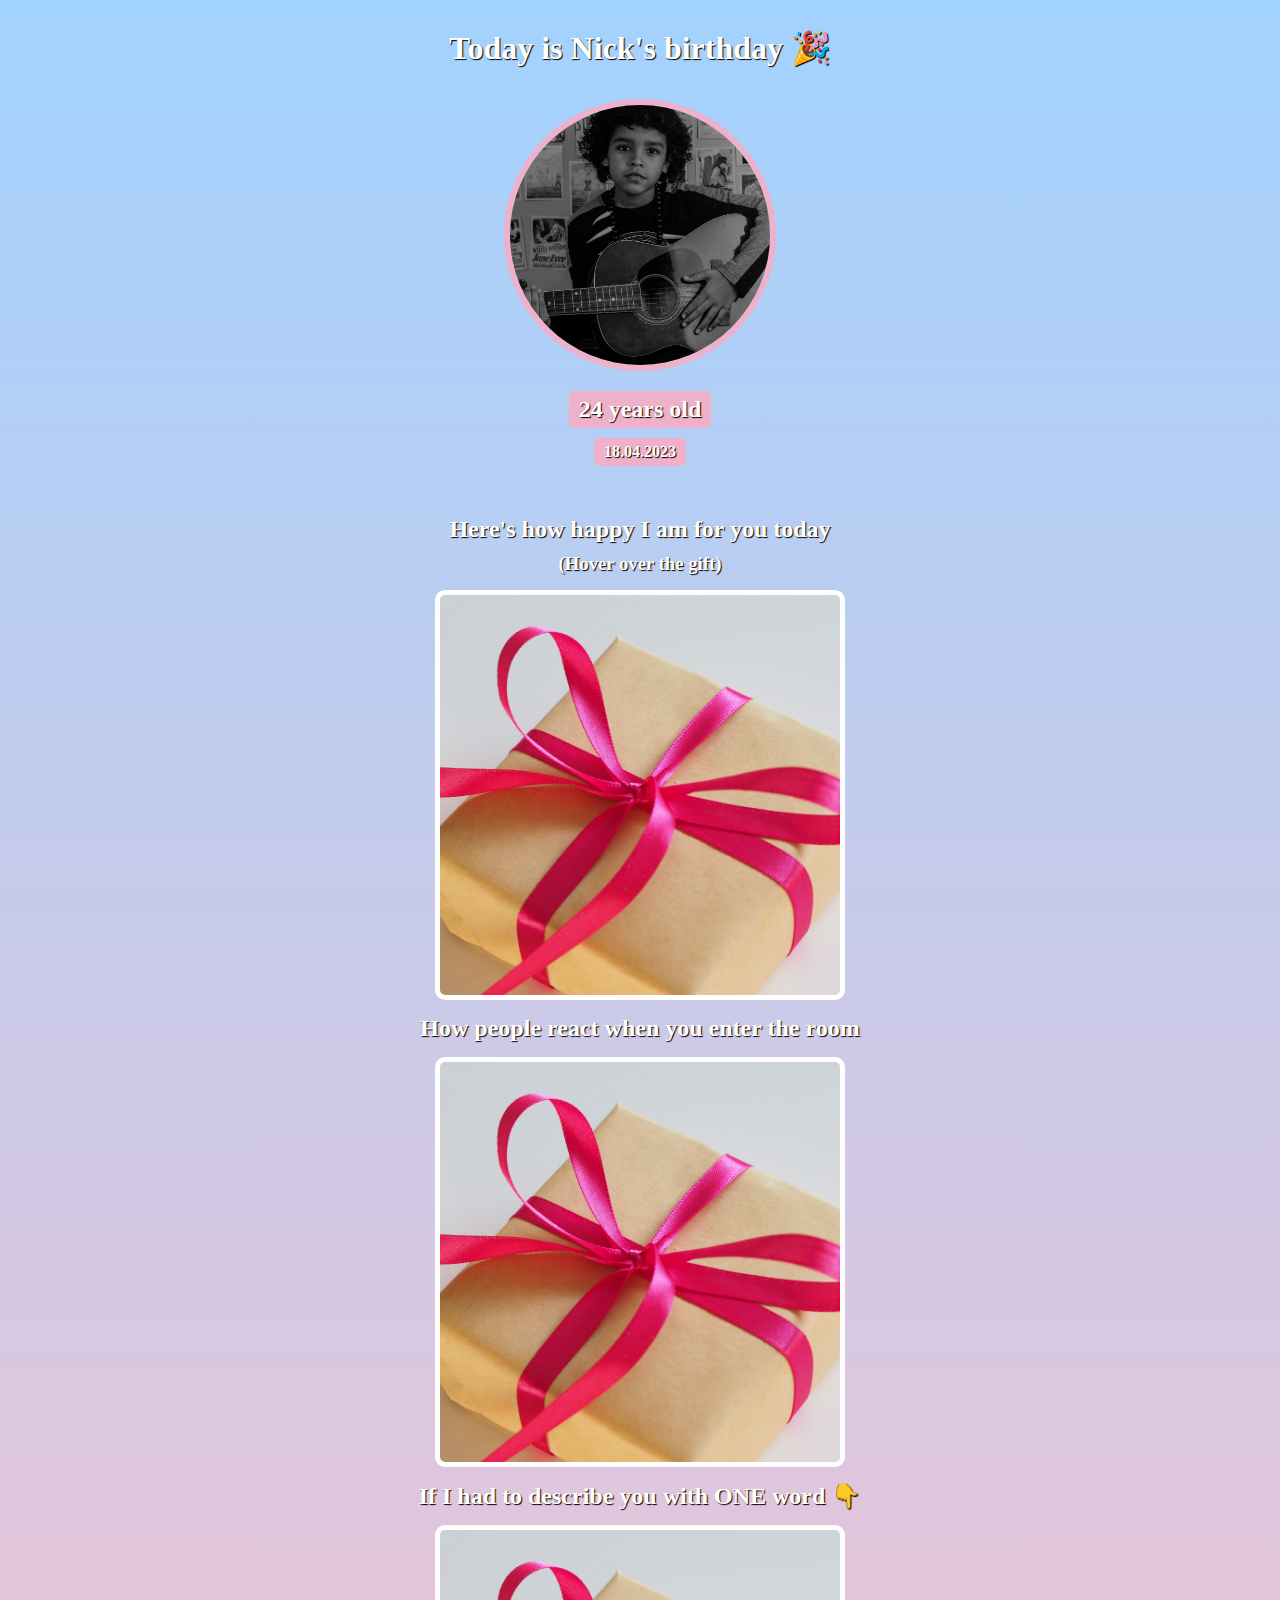
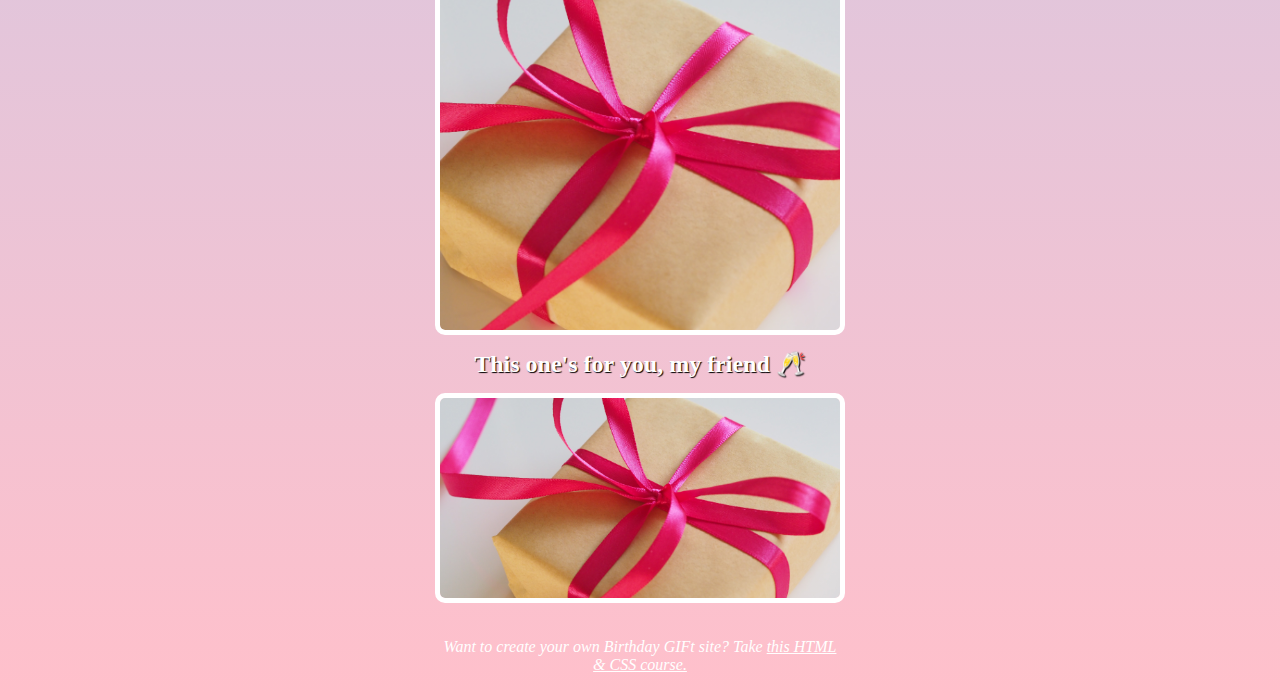
<file: index.html>
<!DOCTYPE html>
<html lang="en">

<head>
    <meta charset="UTF-8">
    <meta http-equiv="X-UA-Compatible" content="IE=edge">
    <meta name="viewport" content="width=device-width, initial-scale=1.0">
    <title>Document</title>
    <link rel="stylesheet" href="birthdayStyles.css">
</head>

<body>
    <div id="header">
        <h1>Today is Nick's birthday 🎉</h1>
        <img id="avatar" src="Images/jakayla.jpg" alt="Foto de Jakayla Toney en Unsplash">
        <h2 id="bday-age">24 years old</h2>
        <h4 id="bday-data">18.04.2023</h4>
    </div>
    <div class="gift-section1">
        <h2 class="gift-title">Here's how happy I am for you today</h2>
        <h3 class="gift-hint">(Hover over the gift)</h3>
        <div id="gift-img1"></div>
    </div>
    <div class="gift-section2">
        <h2 class="gift-title">How people react when you enter the room</h2>
        <div id="gift-img2"></div>
    </div>
    </div>
    <div class="gift-section3">
        <h2 class="gift-title">If I had to describe you with ONE word 👇</h2>
        <div id="gift-img3"></div>
    </div>
    <div class="gift-section4">
        <h2 class="gift-title">This one's for you, my friend 🥂</h2>
        <div id="gift-img4"></div>
    </div>
    <footer>Want to create your own Birthday GIFt site? Take <a href="https://scrimba.com/learn/htmlandcss " target=_blank> this HTML & CSS course.</a></footer>

</body>

</html>
</file>
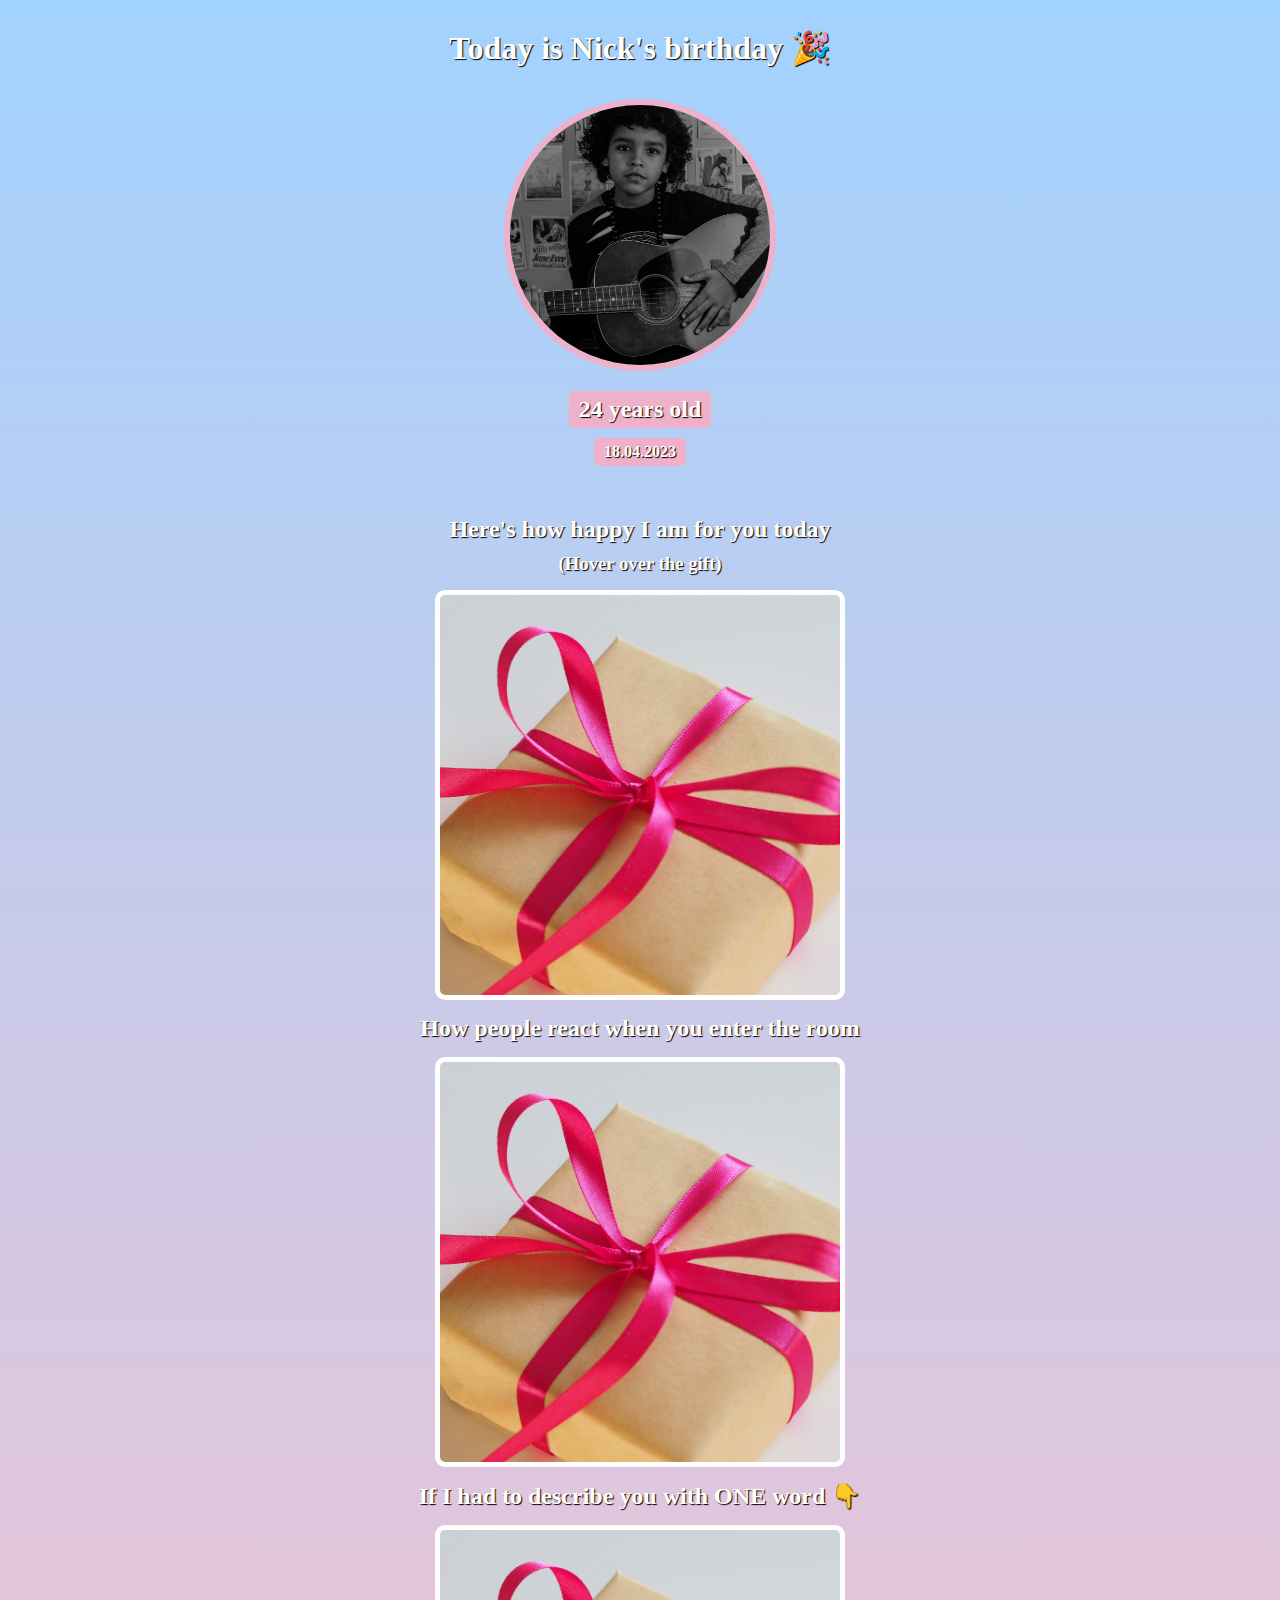
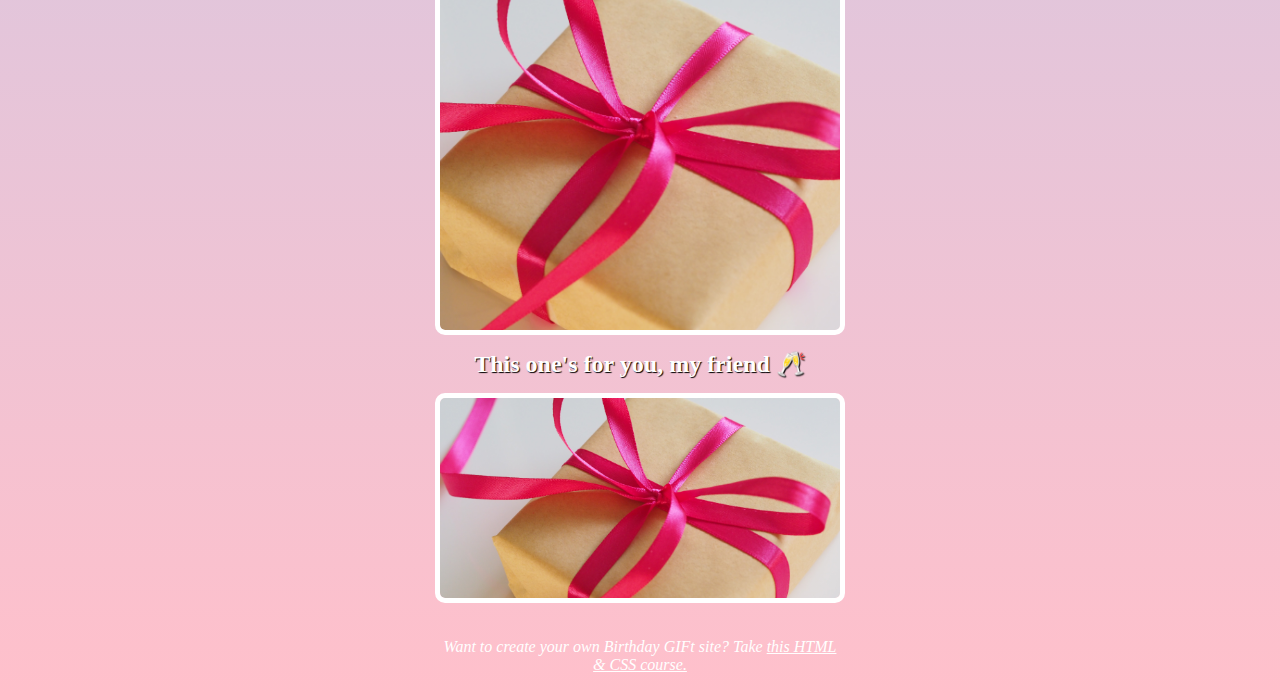
<file: birthdayCard.html>
<!DOCTYPE html>
<html lang="en">

<head>
    <meta charset="UTF-8">
    <meta http-equiv="X-UA-Compatible" content="IE=edge">
    <meta name="viewport" content="width=device-width, initial-scale=1.0">
    <title>Document</title>
    <link rel="stylesheet" href="birthdayStyles.css">
</head>

<body>
    <div id="header">
        <h1>Today is Nick's birthday 🎉</h1>
        <img id="avatar" src="Images/jakayla.jpg" alt="Foto de Jakayla Toney en Unsplash">
        <h2 id="bday-age">24 years old</h2>
        <h4 id="bday-data">18.04.2023</h4>
    </div>
    <div class="gift-section1">
        <h2 class="gift-title">Here's how happy I am for you today</h2>
        <h3 class="gift-hint">(Hover over the gift)</h3>
        <div id="gift-img1"></div>
    </div>
    <div class="gift-section2">
        <h2 class="gift-title">How people react when you enter the room</h2>
        <div id="gift-img2"></div>
    </div>
    </div>
    <div class="gift-section3">
        <h2 class="gift-title">If I had to describe you with ONE word 👇</h2>
        <div id="gift-img3"></div>
    </div>
    <div class="gift-section4">
        <h2 class="gift-title">This one's for you, my friend 🥂</h2>
        <div id="gift-img4"></div>
    </div>
    <footer>Want to create your own Birthday GIFt site? Take <a href="https://scrimba.com/learn/htmlandcss " target=_blank> this HTML & CSS course.</a></footer>

</body>

</html>
</file>
<file: birthdayStyles.css>
body {
    text-align: center;
    font-family: 'Happy Monkey', cursive;
    color: #ffffff;
    background: linear-gradient(#a2d2ff, pink);
}

#header {
    display: flex;
    flex-direction: column;
    align-items: center;
    margin: 0px;
}

#avatar {
    width: 260px;
    height: 260px;
    border-radius: 50%;
    object-fit: cover;
    border: 6px solid #EFB0C9;
    margin-top: 10px;
}

h1,
h2,
h3,
h4 {
    text-shadow: 1px 1px 1px black;
}

#bday-age {
    background: #EFB0C9;
    padding: 5px 10px;
    border-radius: 5px;
    margin: 20px 0 10px 0;
}

#bday-data {
    background: #EFB0C9;
    padding: 5px 10px;
    border-radius: 5px;
    margin: 0px;
}

.gift-section1 {
    display: flex;
    flex-direction: column;
    align-items: center;
    margin-top: 30px;
}

.gift-title {
    margin-bottom: 10px;
}

.gift-hint {
    margin: 0px;
}

#gift-img1,
#gift-img2,
#gift-img3 {
    width: 400px;
    height: 400px;
    margin: 20px auto 0px auto;
    background: url("Images/gift.jpg");
    background-size: cover;
    background-position: 70%;
    padding: 5px solid;
    border-radius: 5px;
    outline: 5px solid white;
}

#gift-img1:hover {
    background: url("Images/happy.gif");
    background-position: 100%;
    background-size: cover;
    padding: 5px solid;
    border-radius: 5px;
    outline: 5px solid white;
}

#gift-img2:hover {
    background: url("Images/cheering.gif");
    background-size: cover;
    padding: 5px solid;
    border-radius: 5px;
    outline: 5px solid white;
}
#gift-img3:hover {
    background: url("Images/genius.gif");
    background-size: cover;
    padding: 5px solid;
    border-radius: 5px;
    outline: 5px solid white;
}
#gift-img4 {
    width: 400px;
    height: 200px;
    margin: 20px auto 0px auto;
    background: url("Images/gift.jpg");
    background-size: cover;
    background-position:left center;
    padding: 5px solid;
    border-radius: 5px;
    outline: 5px solid white;
}
#gift-img4:hover {
    background: url("Images/bye.gif");
    background-size: cover;
    padding: 5px solid;
    border-radius: 5px;
    outline: 5px solid white;
}
footer{
    margin: 40px auto 20px;
    font-style: italic;
    width: 400px;
}
a {
    color: white;
}
</file>
